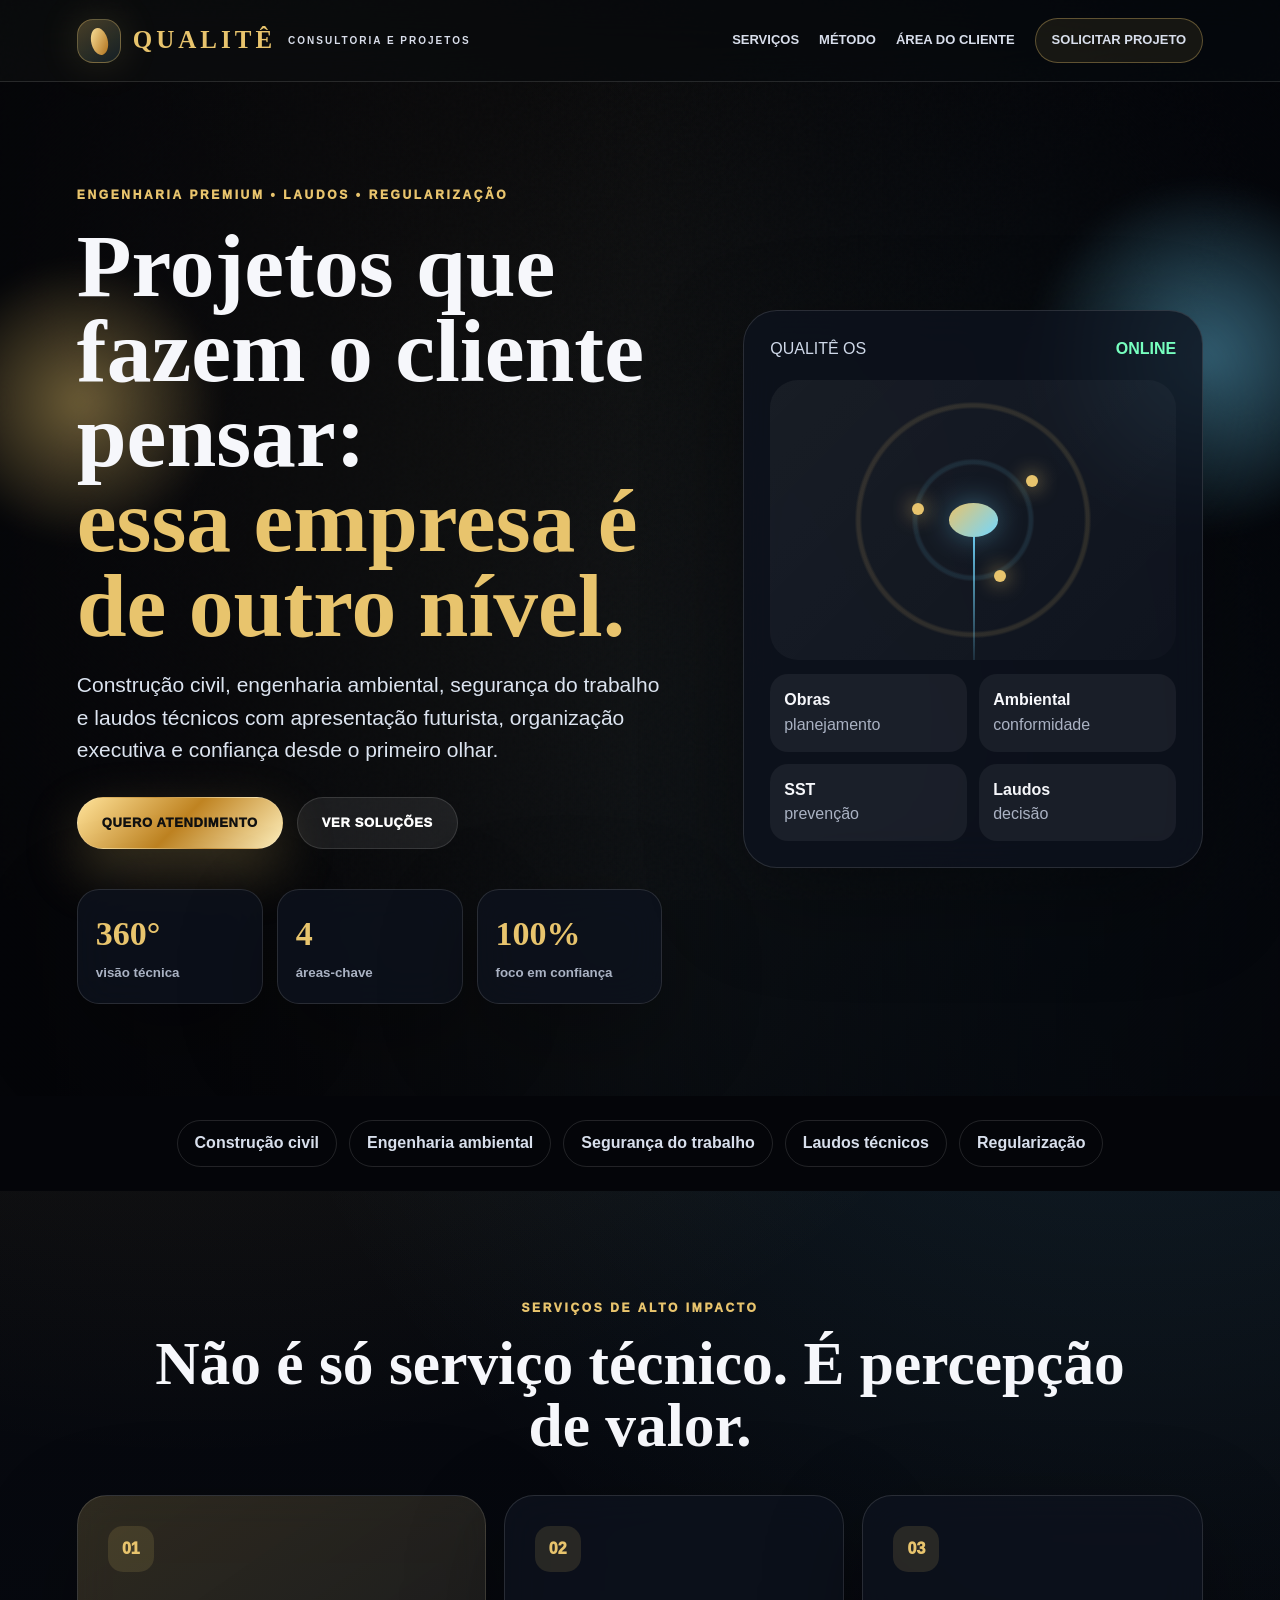
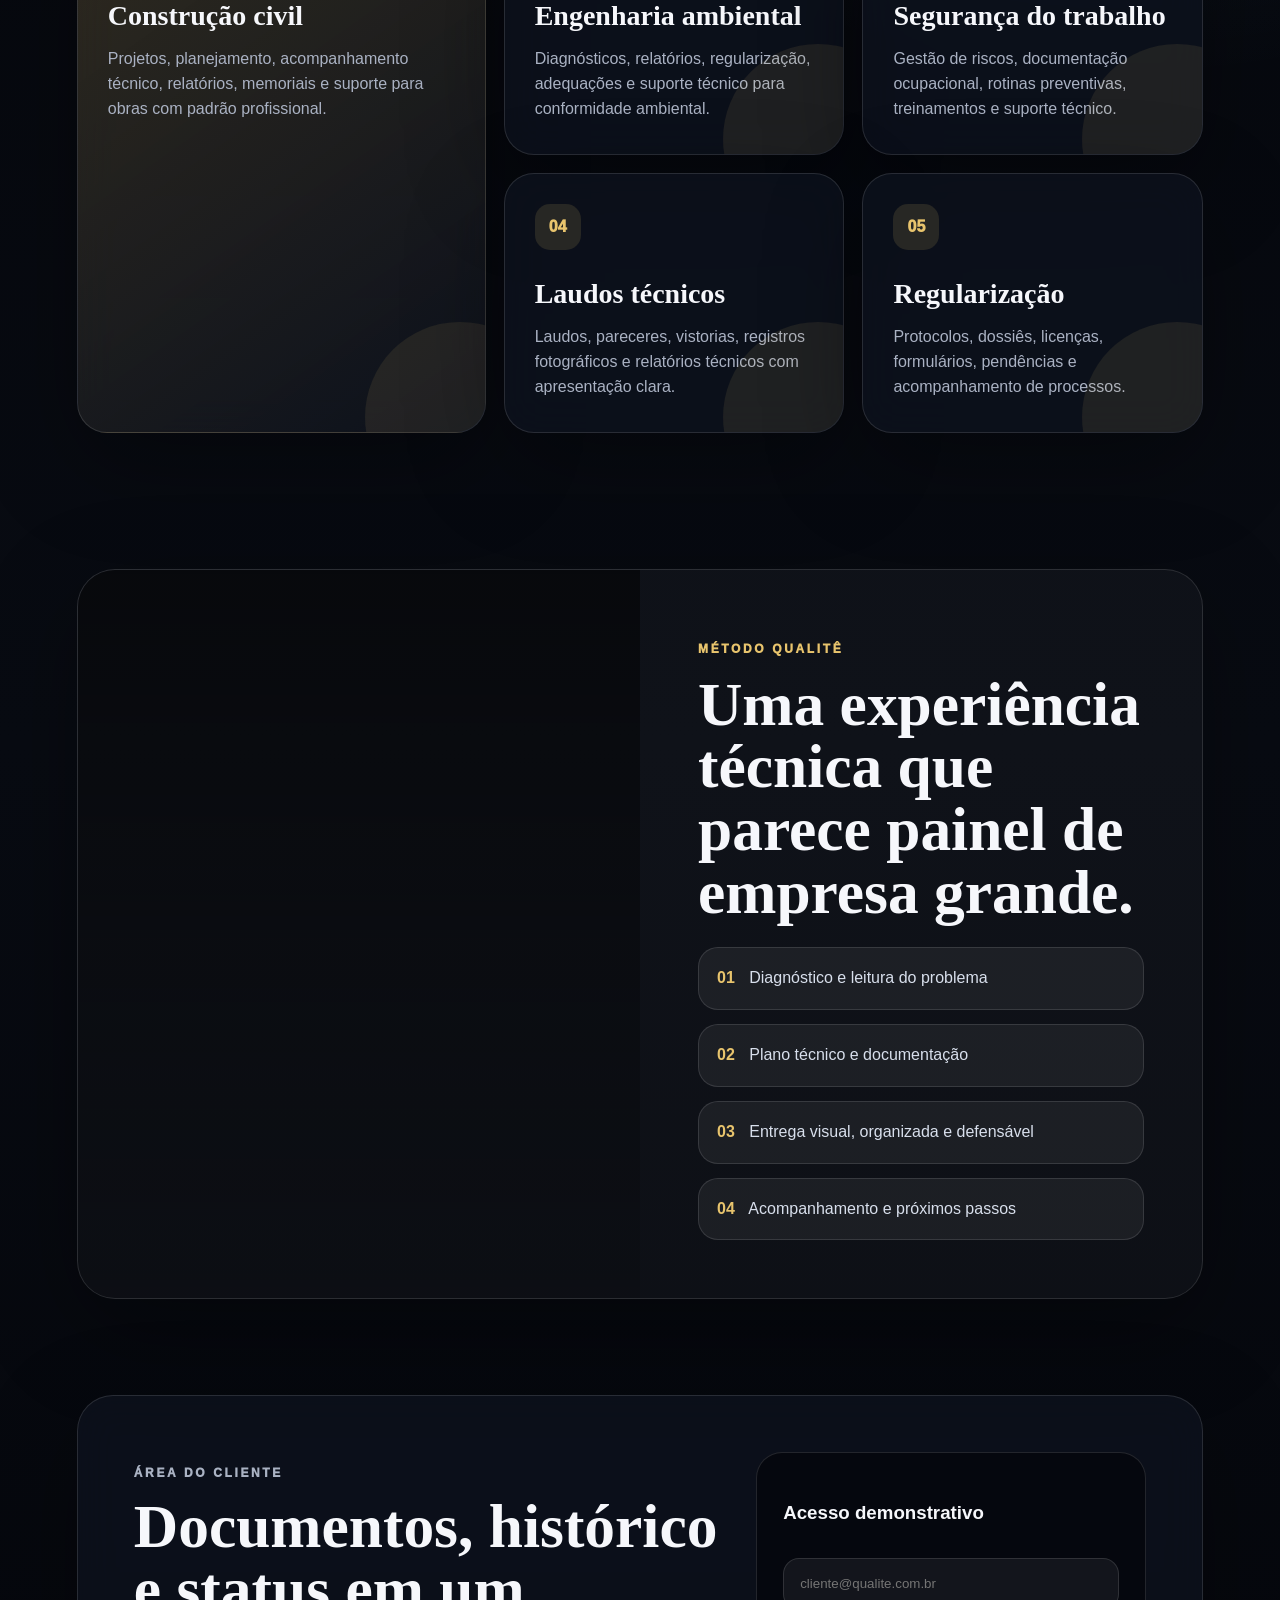
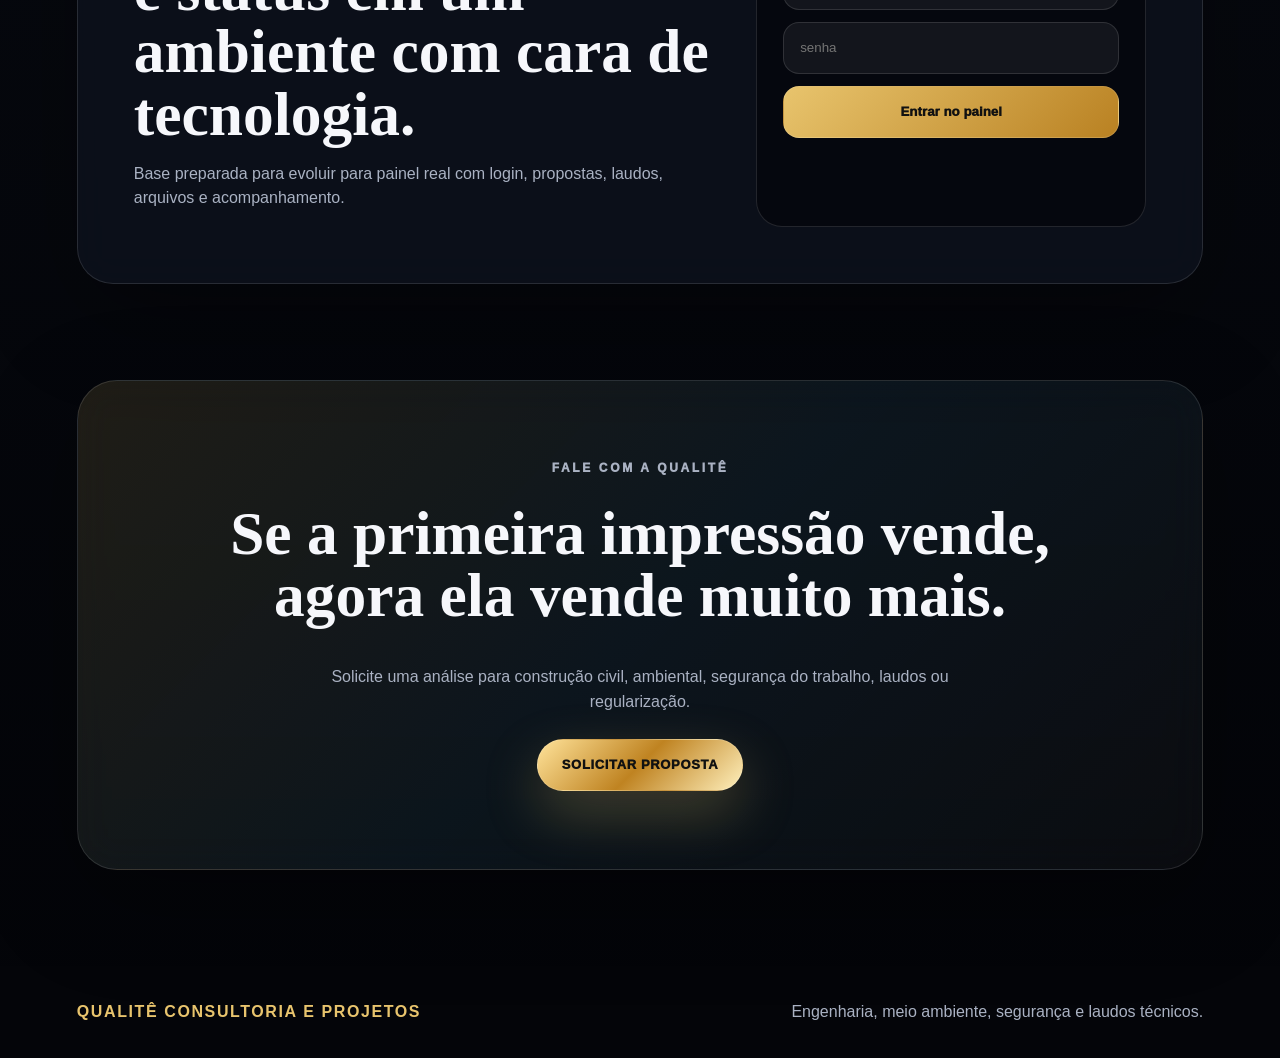
<file: public/index.html>
<!doctype html>
<html lang="pt-BR">
<head>
  <meta charset="utf-8">
  <meta name="viewport" content="width=device-width,initial-scale=1">
  <meta name="description" content="Qualitê Consultoria e Projetos: construção civil, engenharia ambiental, segurança do trabalho, laudos técnicos e regularização.">
  <title>Qualitê Consultoria e Projetos</title>
  <link rel="preconnect" href="https://images.unsplash.com">
  <link rel="stylesheet" href="style.css">
</head>
<body>
  <div class="noise"></div>
  <header class="top">
    <a class="brand" href="#inicio"><span class="mark"></span><b>QUALITÊ</b><small>CONSULTORIA E PROJETOS</small></a>
    <nav>
      <a href="#servicos">Serviços</a>
      <a href="#metodo">Método</a>
      <a href="#cliente">Área do Cliente</a>
      <a class="navbtn" href="#contato">Solicitar projeto</a>
    </nav>
  </header>

  <main id="inicio">
    <section class="hero">
      <div class="orb orb1"></div><div class="orb orb2"></div>
      <div class="heroText reveal">
        <p class="tag">ENGENHARIA PREMIUM • LAUDOS • REGULARIZAÇÃO</p>
        <h1>Projetos que fazem o cliente pensar: <span>essa empresa é de outro nível.</span></h1>
        <p class="lead">Construção civil, engenharia ambiental, segurança do trabalho e laudos técnicos com apresentação futurista, organização executiva e confiança desde o primeiro olhar.</p>
        <div class="actions"><a class="btn primary" href="#contato">Quero atendimento</a><a class="btn ghost" href="#servicos">Ver soluções</a></div>
        <div class="stats"><div><b>360°</b><small>visão técnica</small></div><div><b>4</b><small>áreas-chave</small></div><div><b>100%</b><small>foco em confiança</small></div></div>
      </div>
      <aside class="holo reveal">
        <div class="hTop"><span>QUALITÊ OS</span><strong>ONLINE</strong></div>
        <div class="radar"><i></i><i></i><i></i><em></em></div>
        <div class="hCards"><p><b>Obras</b><span>planejamento</span></p><p><b>Ambiental</b><span>conformidade</span></p><p><b>SST</b><span>prevenção</span></p><p><b>Laudos</b><span>decisão</span></p></div>
      </aside>
    </section>

    <section class="strip"><span>Construção civil</span><span>Engenharia ambiental</span><span>Segurança do trabalho</span><span>Laudos técnicos</span><span>Regularização</span></section>

    <section id="servicos" class="section">
      <p class="tag center">SERVIÇOS DE ALTO IMPACTO</p>
      <h2>Não é só serviço técnico. É percepção de valor.</h2>
      <div class="grid">
        <article class="card big"><span>01</span><h3>Construção civil</h3><p>Projetos, planejamento, acompanhamento técnico, relatórios, memoriais e suporte para obras com padrão profissional.</p></article>
        <article class="card"><span>02</span><h3>Engenharia ambiental</h3><p>Diagnósticos, relatórios, regularização, adequações e suporte técnico para conformidade ambiental.</p></article>
        <article class="card"><span>03</span><h3>Segurança do trabalho</h3><p>Gestão de riscos, documentação ocupacional, rotinas preventivas, treinamentos e suporte técnico.</p></article>
        <article class="card"><span>04</span><h3>Laudos técnicos</h3><p>Laudos, pareceres, vistorias, registros fotográficos e relatórios técnicos com apresentação clara.</p></article>
        <article class="card"><span>05</span><h3>Regularização</h3><p>Protocolos, dossiês, licenças, formulários, pendências e acompanhamento de processos.</p></article>
      </div>
    </section>

    <section id="metodo" class="method">
      <div class="photo"></div>
      <div class="methodText">
        <p class="tag">MÉTODO QUALITÊ</p><h2>Uma experiência técnica que parece painel de empresa grande.</h2>
        <div class="steps"><p><b>01</b> Diagnóstico e leitura do problema</p><p><b>02</b> Plano técnico e documentação</p><p><b>03</b> Entrega visual, organizada e defensável</p><p><b>04</b> Acompanhamento e próximos passos</p></div>
      </div>
    </section>

    <section id="cliente" class="client">
      <div><p class="tag">ÁREA DO CLIENTE</p><h2>Documentos, histórico e status em um ambiente com cara de tecnologia.</h2><p>Base preparada para evoluir para painel real com login, propostas, laudos, arquivos e acompanhamento.</p></div>
      <div class="login"><h3>Acesso demonstrativo</h3><input placeholder="cliente@qualite.com.br"><input placeholder="senha"><button>Entrar no painel</button></div>
    </section>

    <section id="contato" class="cta"><p class="tag">FALE COM A QUALITÊ</p><h2>Se a primeira impressão vende, agora ela vende muito mais.</h2><p>Solicite uma análise para construção civil, ambiental, segurança do trabalho, laudos ou regularização.</p><a class="btn primary" href="mailto:contato@qualite.com.br">Solicitar proposta</a></section>
  </main>
  <footer><b>QUALITÊ CONSULTORIA E PROJETOS</b><span>Engenharia, meio ambiente, segurança e laudos técnicos.</span></footer>
  <script src="script.js"></script>
</body>
</html>
</file>
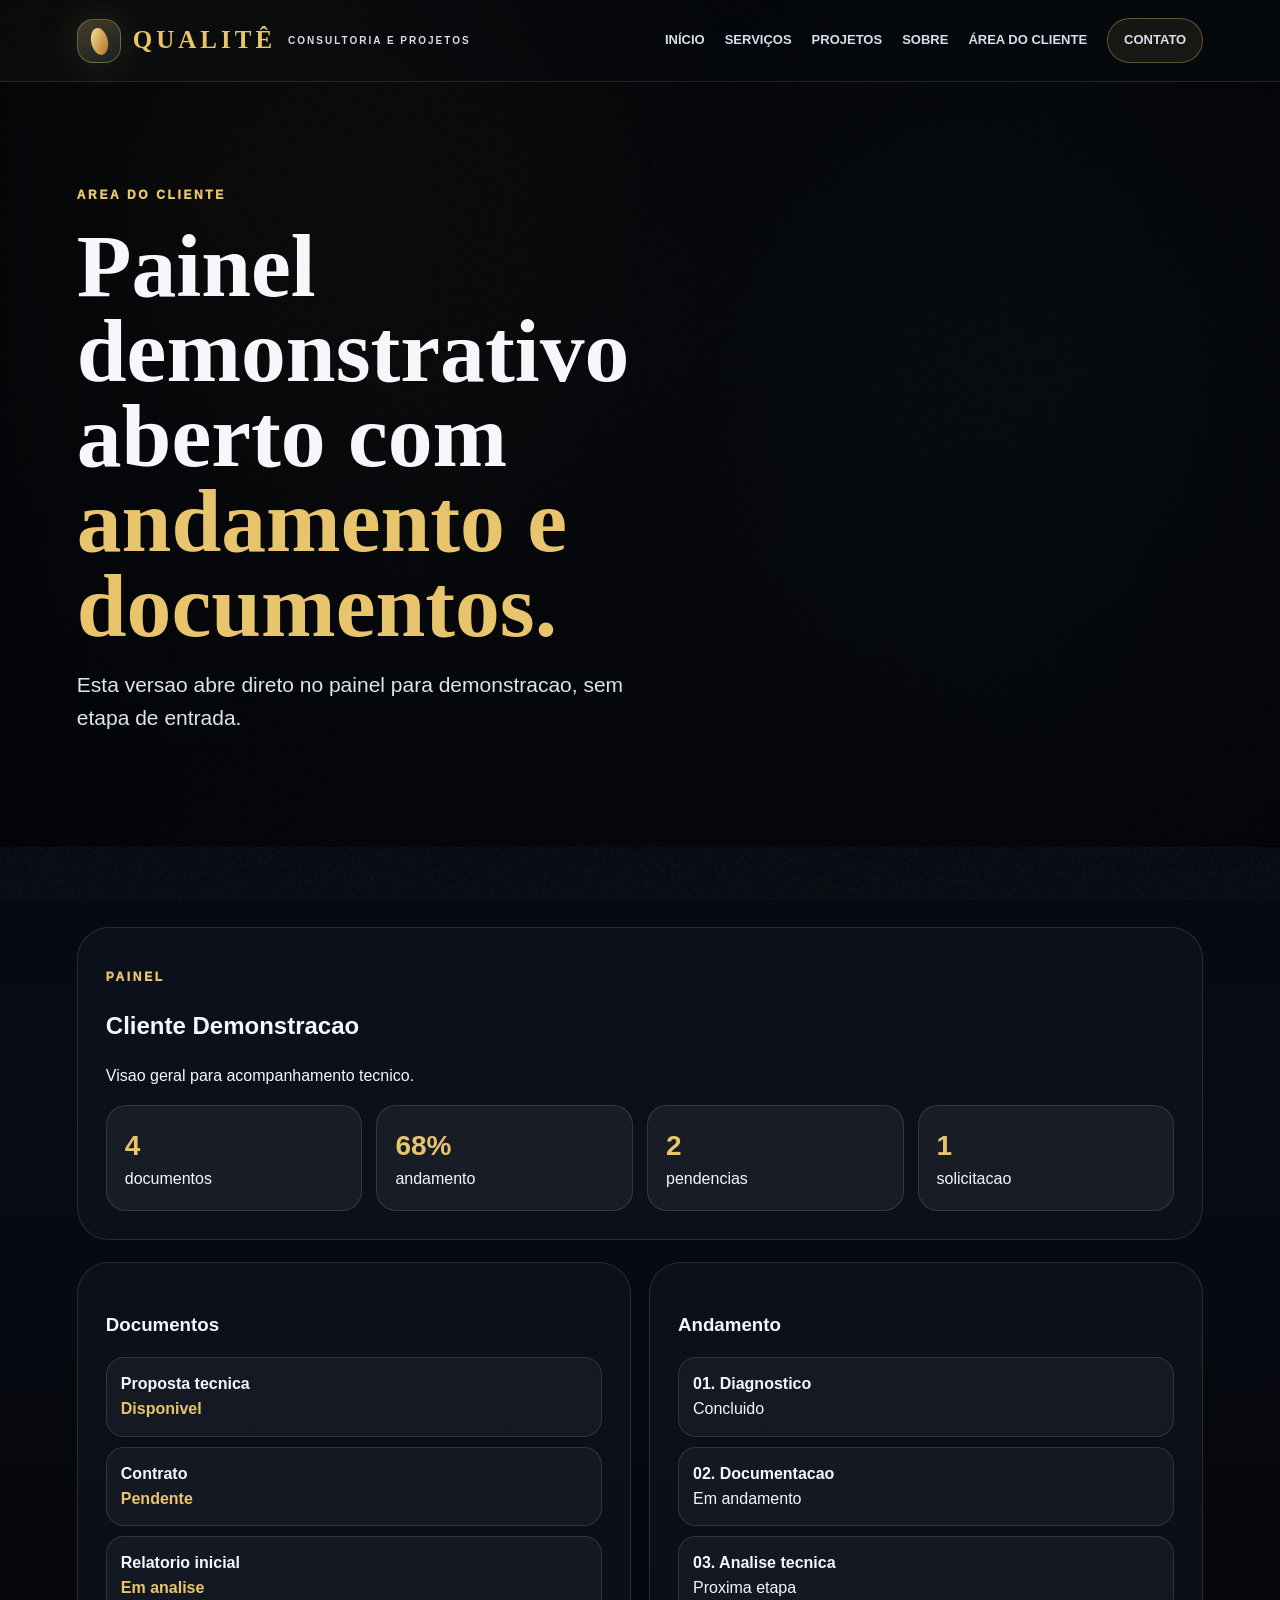
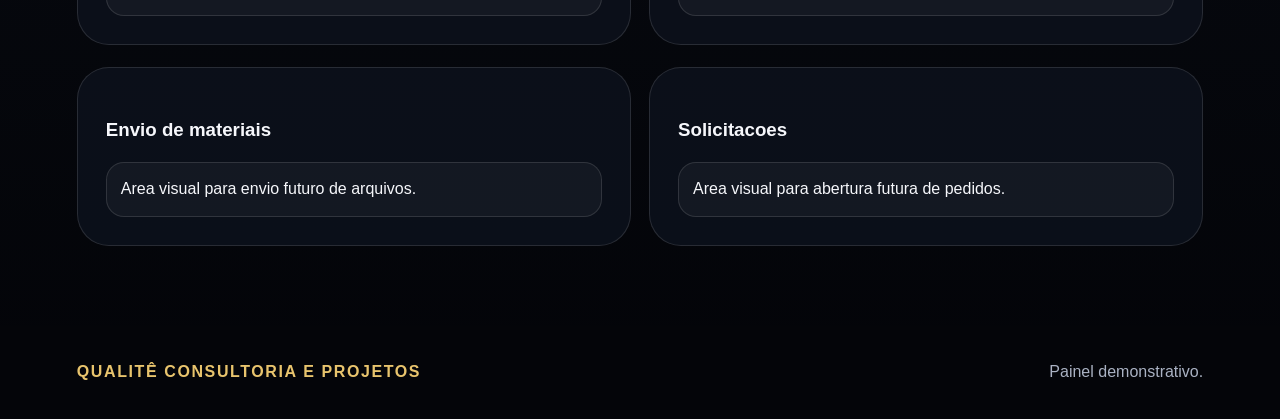
<file: public/area-cliente.html>
<!doctype html><html lang="pt-BR"><head><meta charset="utf-8"><meta name="viewport" content="width=device-width,initial-scale=1"><title>Area do Cliente | Qualite</title><link rel="stylesheet" href="style.css"><style>.portal{padding:80px 6%;display:grid;gap:22px}.box{border:1px solid var(--line);background:var(--panel);border-radius:32px;padding:28px}.dash{display:grid;grid-template-columns:repeat(4,1fr);gap:14px}.metric{border:1px solid var(--line);border-radius:20px;padding:18px;background:rgba(255,255,255,.05)}.metric b{font-size:28px;color:var(--gold);display:block}.grid2{display:grid;grid-template-columns:1fr 1fr;gap:18px}.item{padding:14px;border:1px solid var(--line);border-radius:18px;background:rgba(255,255,255,.04);margin-top:10px}.gold{color:var(--gold);font-weight:900}@media(max-width:900px){.dash,.grid2{grid-template-columns:1fr}}</style></head><body><div class="noise"></div><header class="top"><a class="brand" href="index.html"><span class="mark"></span><b>QUALITÊ</b><small>CONSULTORIA E PROJETOS</small></a><nav><a href="index.html">Início</a><a href="servicos.html">Serviços</a><a href="projetos.html">Projetos</a><a href="sobre.html">Sobre</a><a href="area-cliente.html">Área do Cliente</a><a class="navbtn" href="contato.html">Contato</a></nav></header><main><section class="hero"><div class="heroText reveal"><p class="tag">AREA DO CLIENTE</p><h1>Painel demonstrativo aberto com <span>andamento e documentos.</span></h1><p class="lead">Esta versao abre direto no painel para demonstracao, sem etapa de entrada.</p></div></section><section class="portal"><div class="box"><p class="tag">PAINEL</p><h2>Cliente Demonstracao</h2><p>Visao geral para acompanhamento tecnico.</p><div class="dash"><div class="metric"><b>4</b><span>documentos</span></div><div class="metric"><b>68%</b><span>andamento</span></div><div class="metric"><b>2</b><span>pendencias</span></div><div class="metric"><b>1</b><span>solicitacao</span></div></div></div><div class="grid2"><div class="box"><h3>Documentos</h3><div class="item"><b>Proposta tecnica</b><br><span class="gold">Disponivel</span></div><div class="item"><b>Contrato</b><br><span class="gold">Pendente</span></div><div class="item"><b>Relatorio inicial</b><br><span class="gold">Em analise</span></div></div><div class="box"><h3>Andamento</h3><div class="item"><b>01. Diagnostico</b><br>Concluido</div><div class="item"><b>02. Documentacao</b><br>Em andamento</div><div class="item"><b>03. Analise tecnica</b><br>Proxima etapa</div></div></div><div class="grid2"><div class="box"><h3>Envio de materiais</h3><div class="item">Area visual para envio futuro de arquivos.</div></div><div class="box"><h3>Solicitacoes</h3><div class="item">Area visual para abertura futura de pedidos.</div></div></div></section></main><footer><b>QUALITÊ CONSULTORIA E PROJETOS</b><span>Painel demonstrativo.</span></footer><script src="script.js"></script></body></html>
</file>
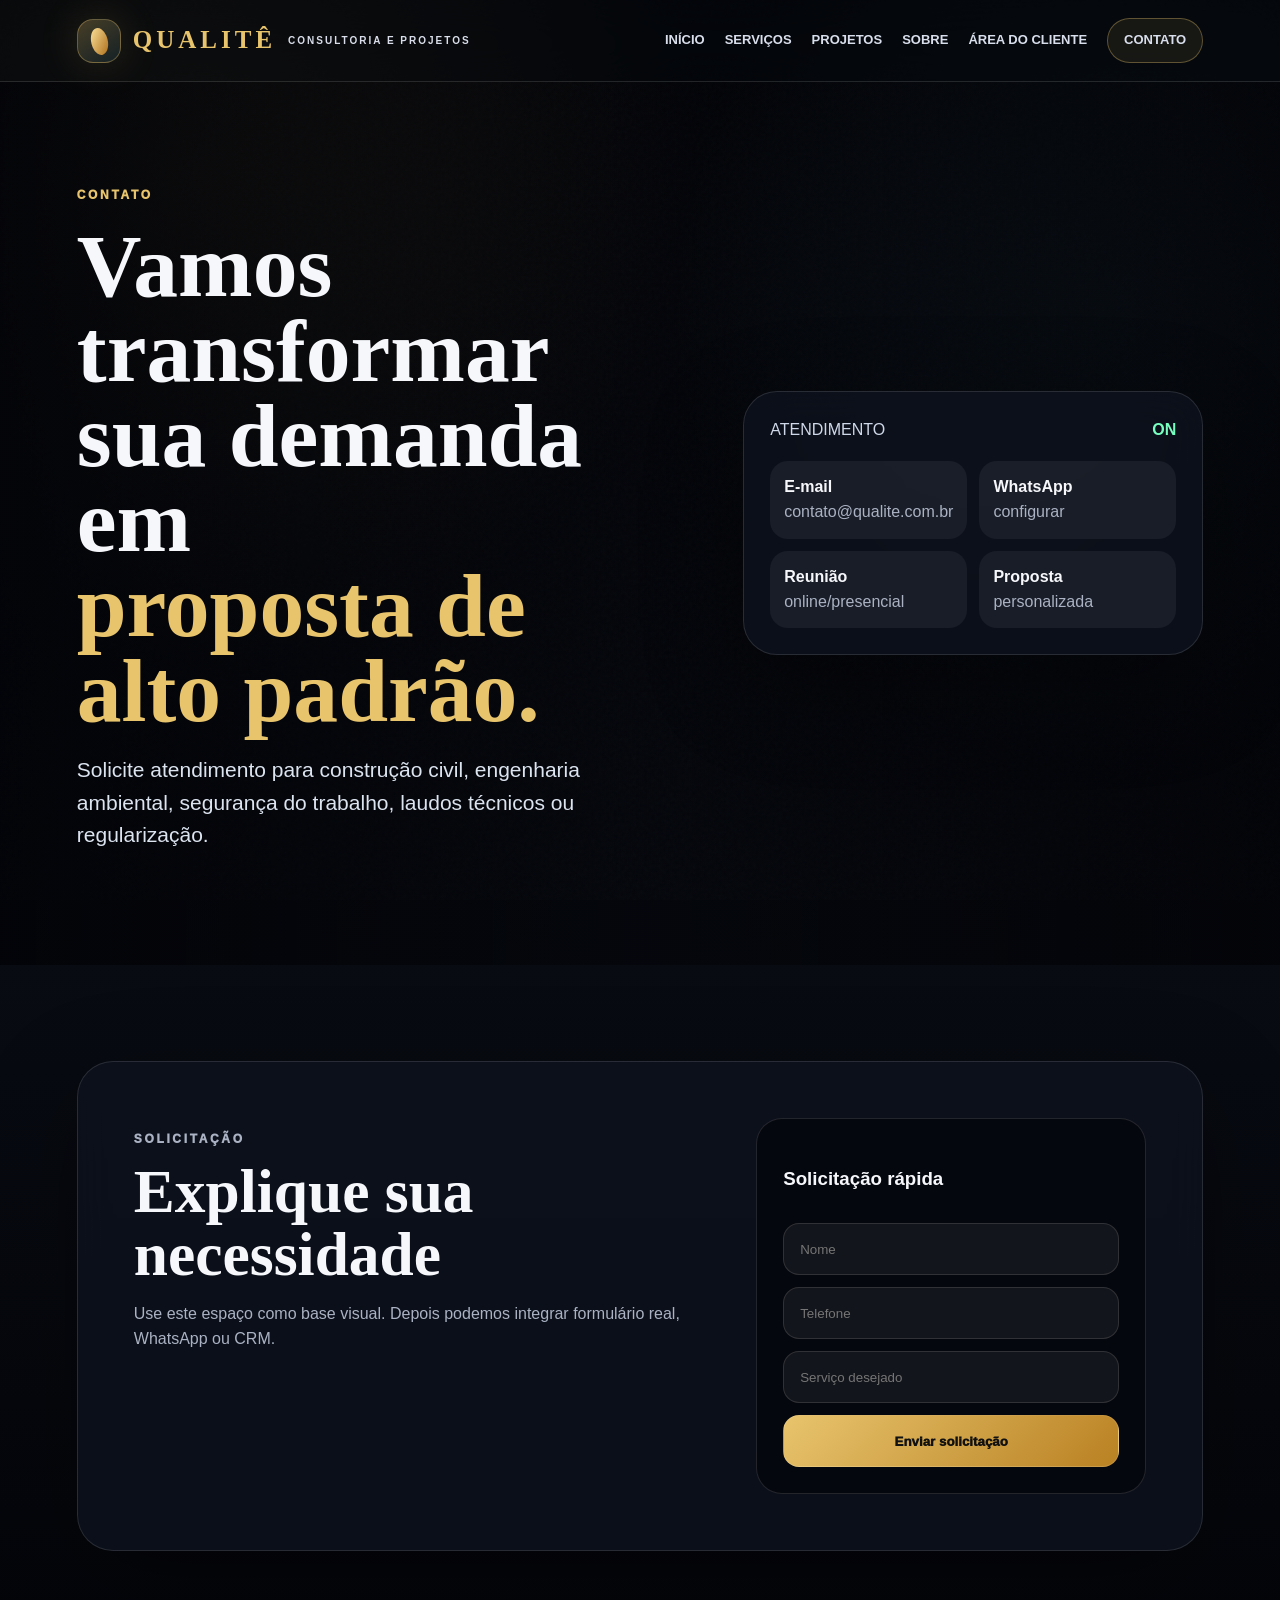
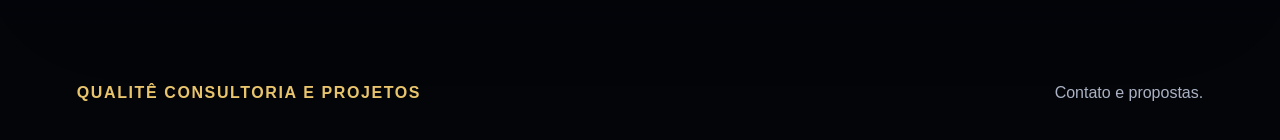
<file: public/contato.html>
<!doctype html><html lang="pt-BR"><head><meta charset="utf-8"><meta name="viewport" content="width=device-width,initial-scale=1"><title>Contato | Qualitê</title><link rel="stylesheet" href="style.css"></head><body><div class="noise"></div><header class="top"><a class="brand" href="index.html"><span class="mark"></span><b>QUALITÊ</b><small>CONSULTORIA E PROJETOS</small></a><nav><a href="index.html">Início</a><a href="servicos.html">Serviços</a><a href="projetos.html">Projetos</a><a href="sobre.html">Sobre</a><a href="area-cliente.html">Área do Cliente</a><a class="navbtn" href="contato.html">Contato</a></nav></header><main><section class="hero"><div class="heroText reveal"><p class="tag">CONTATO</p><h1>Vamos transformar sua demanda em <span>proposta de alto padrão.</span></h1><p class="lead">Solicite atendimento para construção civil, engenharia ambiental, segurança do trabalho, laudos técnicos ou regularização.</p></div><aside class="holo reveal"><div class="hTop"><span>ATENDIMENTO</span><strong>ON</strong></div><div class="hCards"><p><b>E-mail</b><span>contato@qualite.com.br</span></p><p><b>WhatsApp</b><span>configurar</span></p><p><b>Reunião</b><span>online/presencial</span></p><p><b>Proposta</b><span>personalizada</span></p></div></aside></section><section class="client"><div><p class="tag">SOLICITAÇÃO</p><h2>Explique sua necessidade</h2><p>Use este espaço como base visual. Depois podemos integrar formulário real, WhatsApp ou CRM.</p></div><div class="login"><h3>Solicitação rápida</h3><input placeholder="Nome"><input placeholder="Telefone"><input placeholder="Serviço desejado"><button>Enviar solicitação</button></div></section></main><footer><b>QUALITÊ CONSULTORIA E PROJETOS</b><span>Contato e propostas.</span></footer><script src="script.js"></script></body></html>
</file>
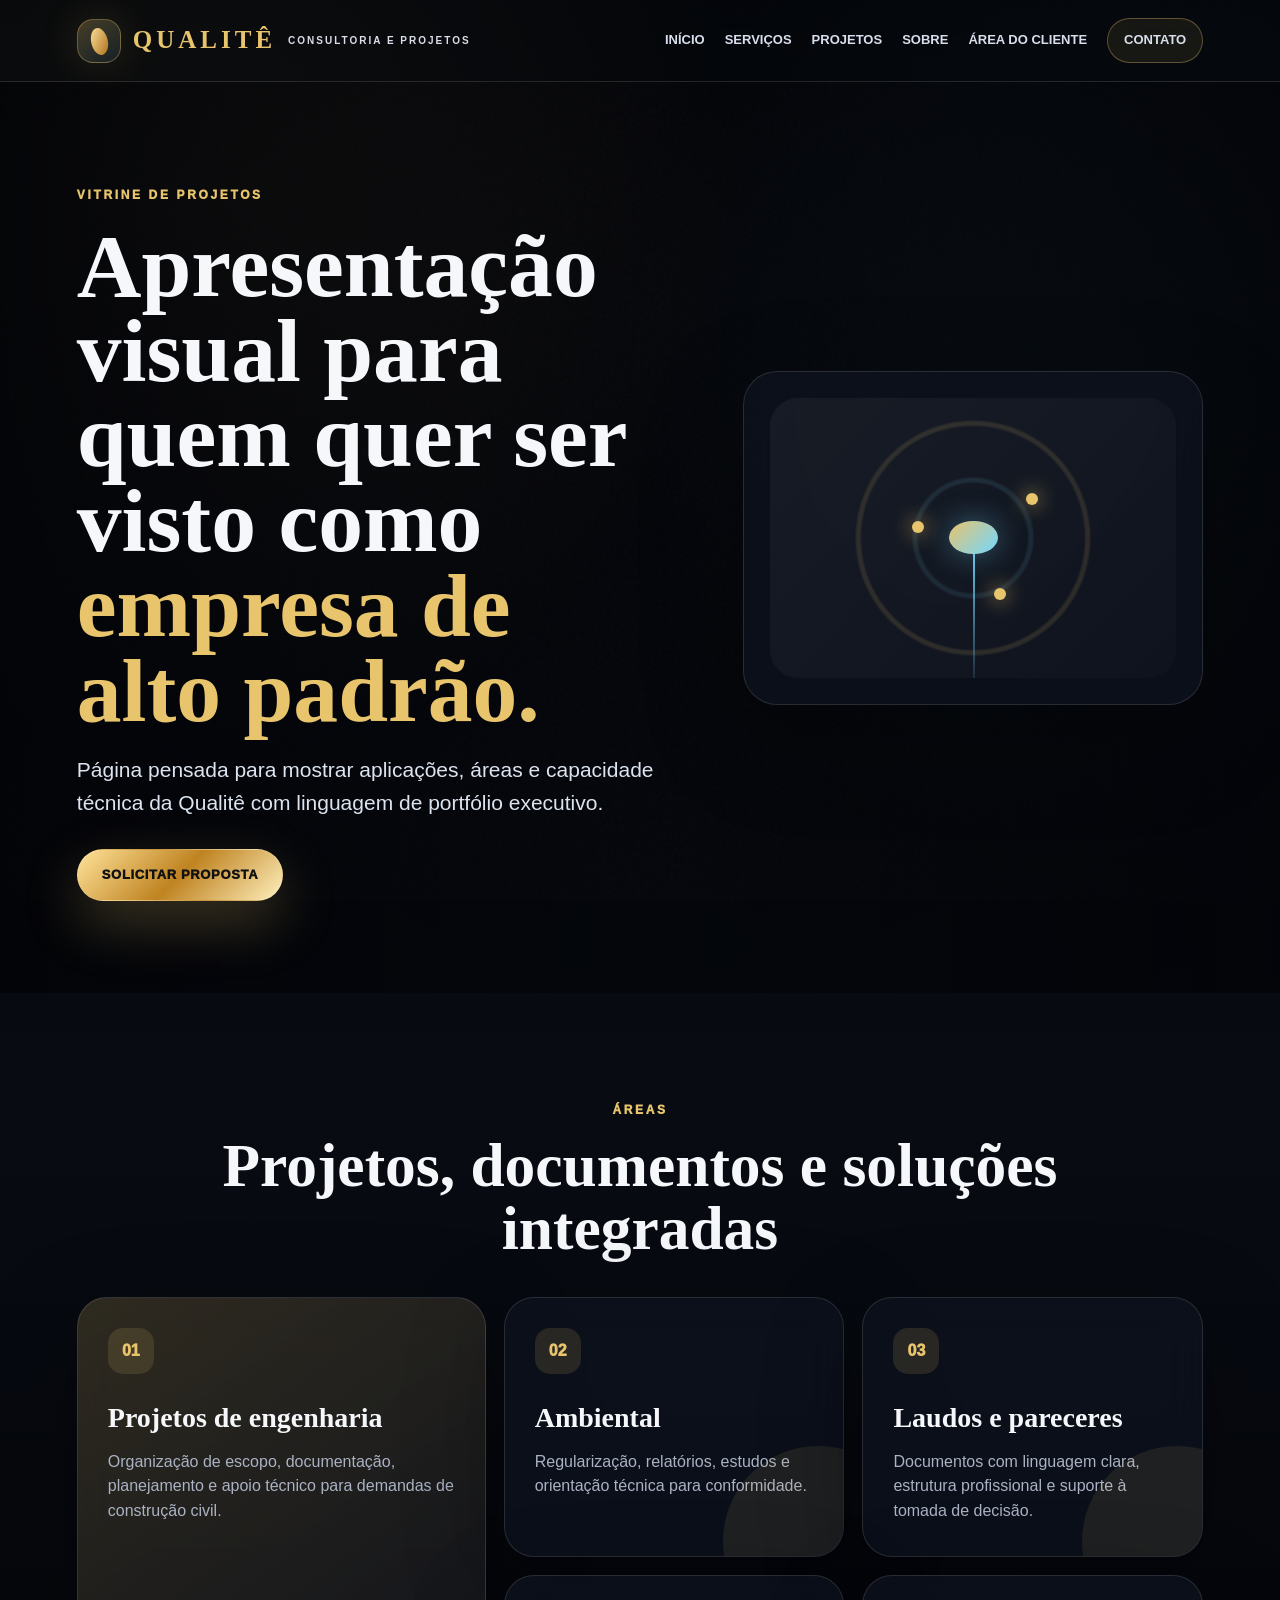
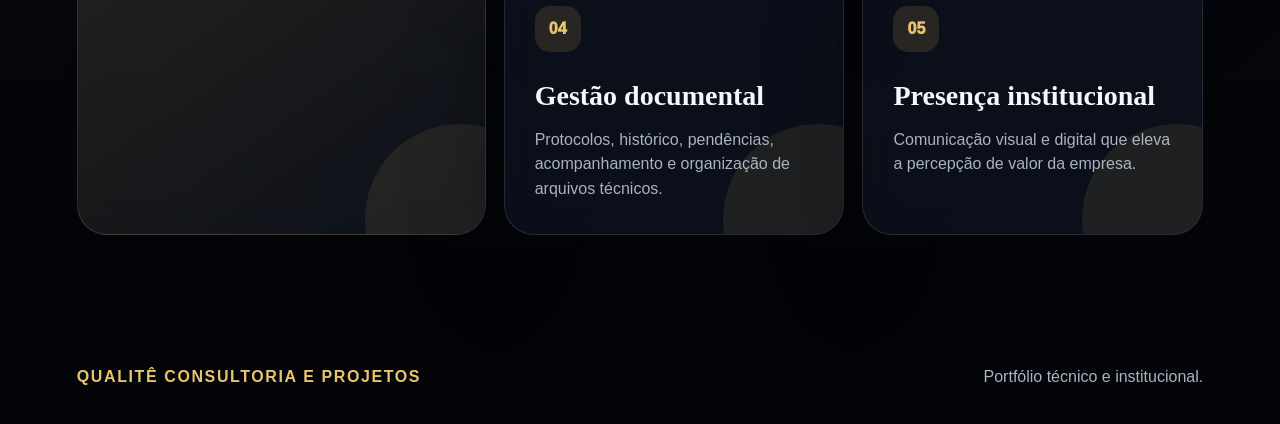
<file: public/projetos.html>
<!doctype html><html lang="pt-BR"><head><meta charset="utf-8"><meta name="viewport" content="width=device-width,initial-scale=1"><title>Projetos | Qualitê</title><link rel="stylesheet" href="style.css"></head><body><div class="noise"></div><header class="top"><a class="brand" href="index.html"><span class="mark"></span><b>QUALITÊ</b><small>CONSULTORIA E PROJETOS</small></a><nav><a href="index.html">Início</a><a href="servicos.html">Serviços</a><a href="projetos.html">Projetos</a><a href="sobre.html">Sobre</a><a href="area-cliente.html">Área do Cliente</a><a class="navbtn" href="contato.html">Contato</a></nav></header><main><section class="hero"><div class="heroText reveal"><p class="tag">VITRINE DE PROJETOS</p><h1>Apresentação visual para quem quer ser visto como <span>empresa de alto padrão.</span></h1><p class="lead">Página pensada para mostrar aplicações, áreas e capacidade técnica da Qualitê com linguagem de portfólio executivo.</p><div class="actions"><a class="btn primary" href="contato.html">Solicitar proposta</a></div></div><aside class="holo reveal"><div class="radar"><i></i><i></i><i></i><em></em></div></aside></section><section class="section"><p class="tag center">ÁREAS</p><h2>Projetos, documentos e soluções integradas</h2><div class="grid"><article class="card big"><span>01</span><h3>Projetos de engenharia</h3><p>Organização de escopo, documentação, planejamento e apoio técnico para demandas de construção civil.</p></article><article class="card"><span>02</span><h3>Ambiental</h3><p>Regularização, relatórios, estudos e orientação técnica para conformidade.</p></article><article class="card"><span>03</span><h3>Laudos e pareceres</h3><p>Documentos com linguagem clara, estrutura profissional e suporte à tomada de decisão.</p></article><article class="card"><span>04</span><h3>Gestão documental</h3><p>Protocolos, histórico, pendências, acompanhamento e organização de arquivos técnicos.</p></article><article class="card"><span>05</span><h3>Presença institucional</h3><p>Comunicação visual e digital que eleva a percepção de valor da empresa.</p></article></div></section></main><footer><b>QUALITÊ CONSULTORIA E PROJETOS</b><span>Portfólio técnico e institucional.</span></footer><script src="script.js"></script></body></html>
</file>
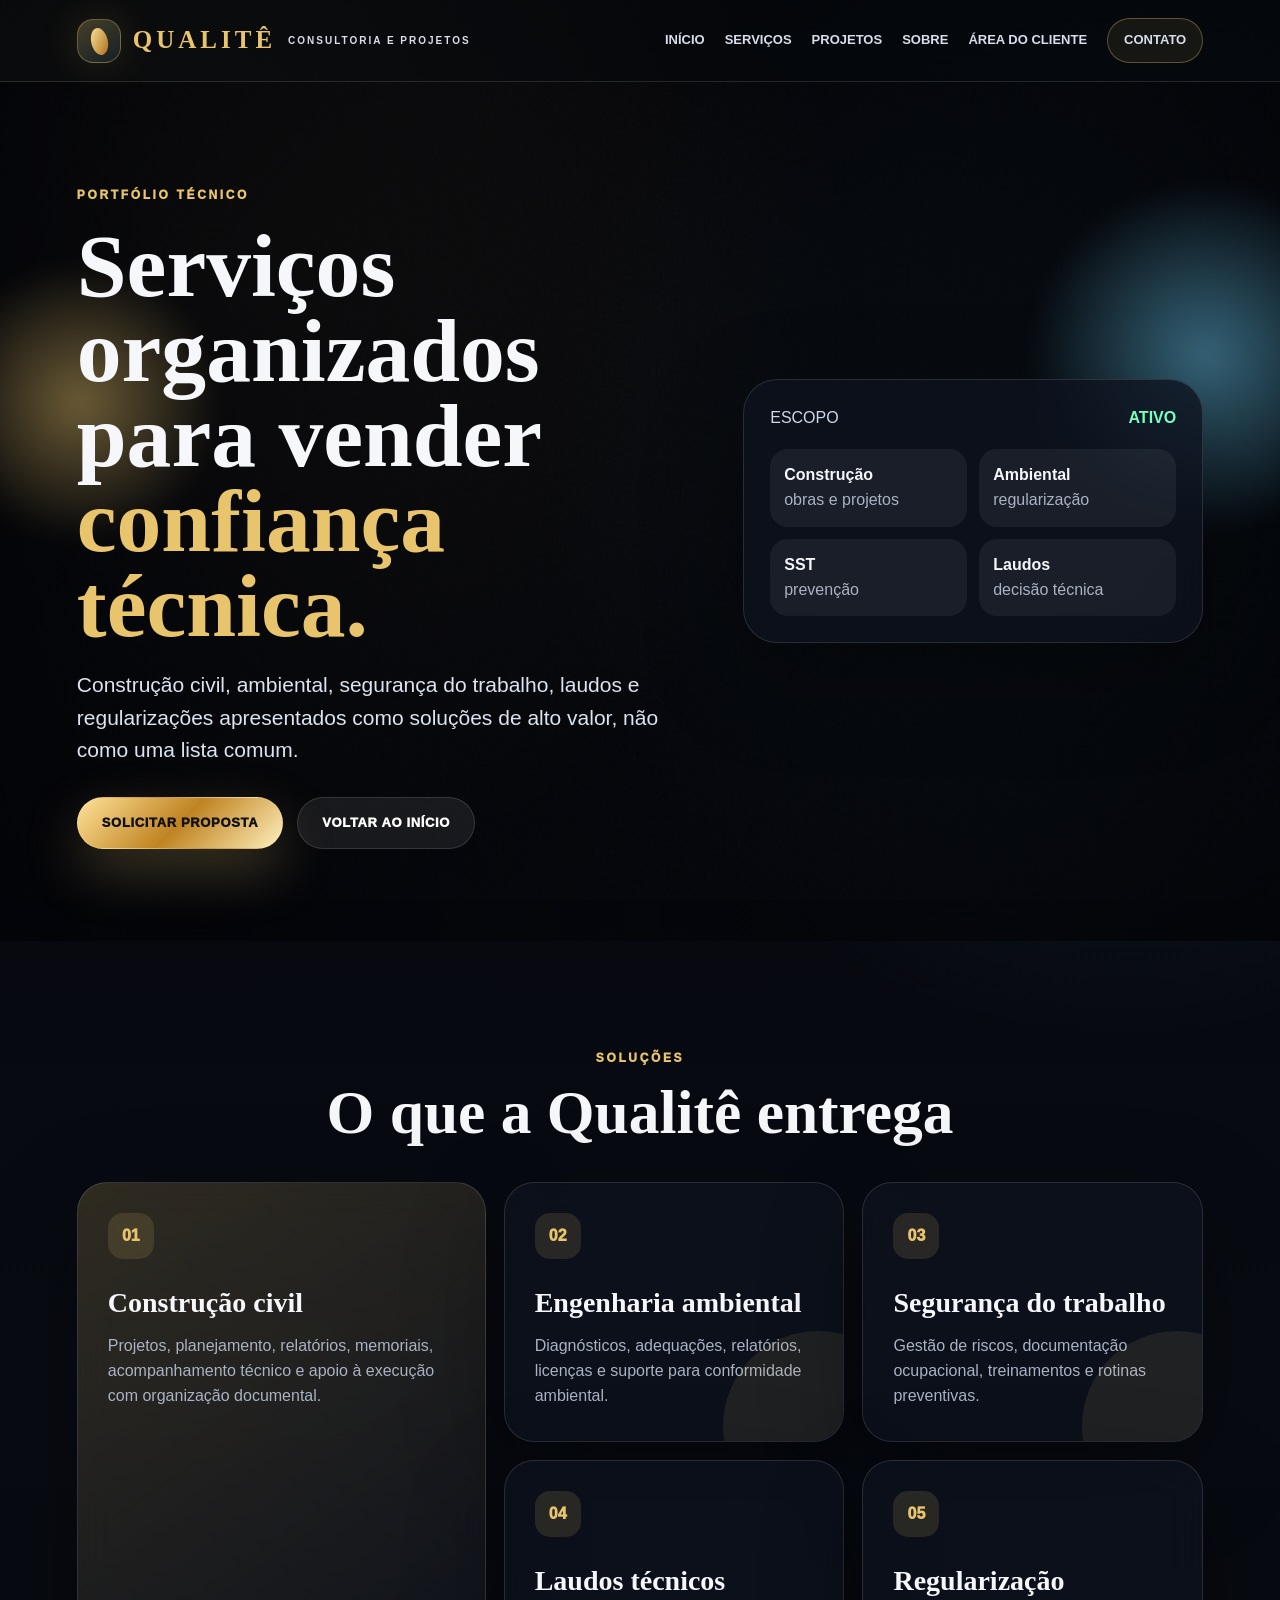
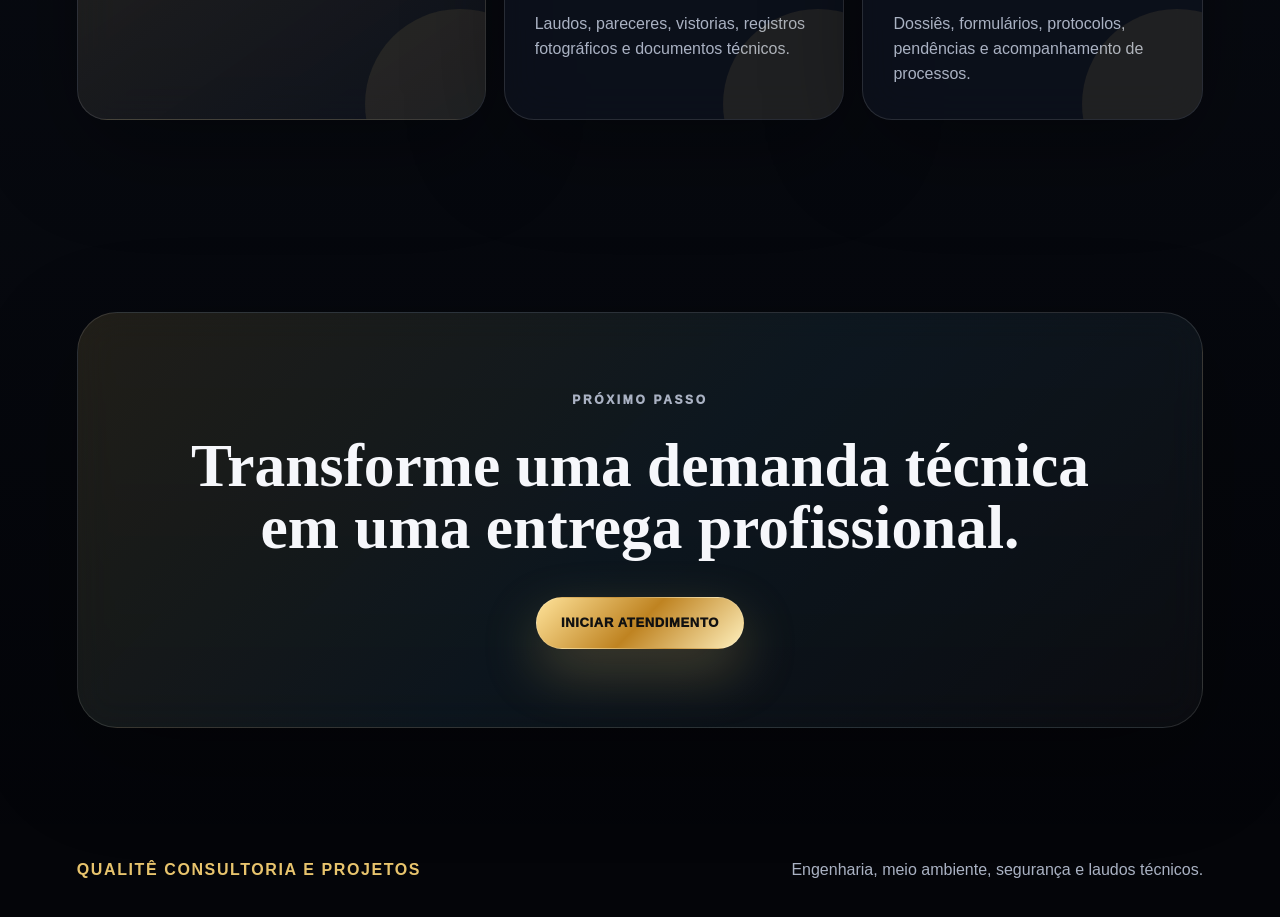
<file: public/servicos.html>
<!doctype html><html lang="pt-BR"><head><meta charset="utf-8"><meta name="viewport" content="width=device-width,initial-scale=1"><title>Serviços | Qualitê</title><link rel="stylesheet" href="style.css"></head><body><div class="noise"></div><header class="top"><a class="brand" href="index.html"><span class="mark"></span><b>QUALITÊ</b><small>CONSULTORIA E PROJETOS</small></a><nav><a href="index.html">Início</a><a href="servicos.html">Serviços</a><a href="projetos.html">Projetos</a><a href="sobre.html">Sobre</a><a href="area-cliente.html">Área do Cliente</a><a class="navbtn" href="contato.html">Contato</a></nav></header><main><section class="hero"><div class="orb orb1"></div><div class="orb orb2"></div><div class="heroText reveal"><p class="tag">PORTFÓLIO TÉCNICO</p><h1>Serviços organizados para vender <span>confiança técnica.</span></h1><p class="lead">Construção civil, ambiental, segurança do trabalho, laudos e regularizações apresentados como soluções de alto valor, não como uma lista comum.</p><div class="actions"><a class="btn primary" href="contato.html">Solicitar proposta</a><a class="btn ghost" href="index.html">Voltar ao início</a></div></div><aside class="holo reveal"><div class="hTop"><span>ESCOPO</span><strong>ATIVO</strong></div><div class="hCards"><p><b>Construção</b><span>obras e projetos</span></p><p><b>Ambiental</b><span>regularização</span></p><p><b>SST</b><span>prevenção</span></p><p><b>Laudos</b><span>decisão técnica</span></p></div></aside></section><section class="section"><p class="tag center">SOLUÇÕES</p><h2>O que a Qualitê entrega</h2><div class="grid"><article class="card big"><span>01</span><h3>Construção civil</h3><p>Projetos, planejamento, relatórios, memoriais, acompanhamento técnico e apoio à execução com organização documental.</p></article><article class="card"><span>02</span><h3>Engenharia ambiental</h3><p>Diagnósticos, adequações, relatórios, licenças e suporte para conformidade ambiental.</p></article><article class="card"><span>03</span><h3>Segurança do trabalho</h3><p>Gestão de riscos, documentação ocupacional, treinamentos e rotinas preventivas.</p></article><article class="card"><span>04</span><h3>Laudos técnicos</h3><p>Laudos, pareceres, vistorias, registros fotográficos e documentos técnicos.</p></article><article class="card"><span>05</span><h3>Regularização</h3><p>Dossiês, formulários, protocolos, pendências e acompanhamento de processos.</p></article></div></section><section class="cta"><p class="tag">PRÓXIMO PASSO</p><h2>Transforme uma demanda técnica em uma entrega profissional.</h2><a class="btn primary" href="contato.html">Iniciar atendimento</a></section></main><footer><b>QUALITÊ CONSULTORIA E PROJETOS</b><span>Engenharia, meio ambiente, segurança e laudos técnicos.</span></footer><script src="script.js"></script></body></html>
</file>
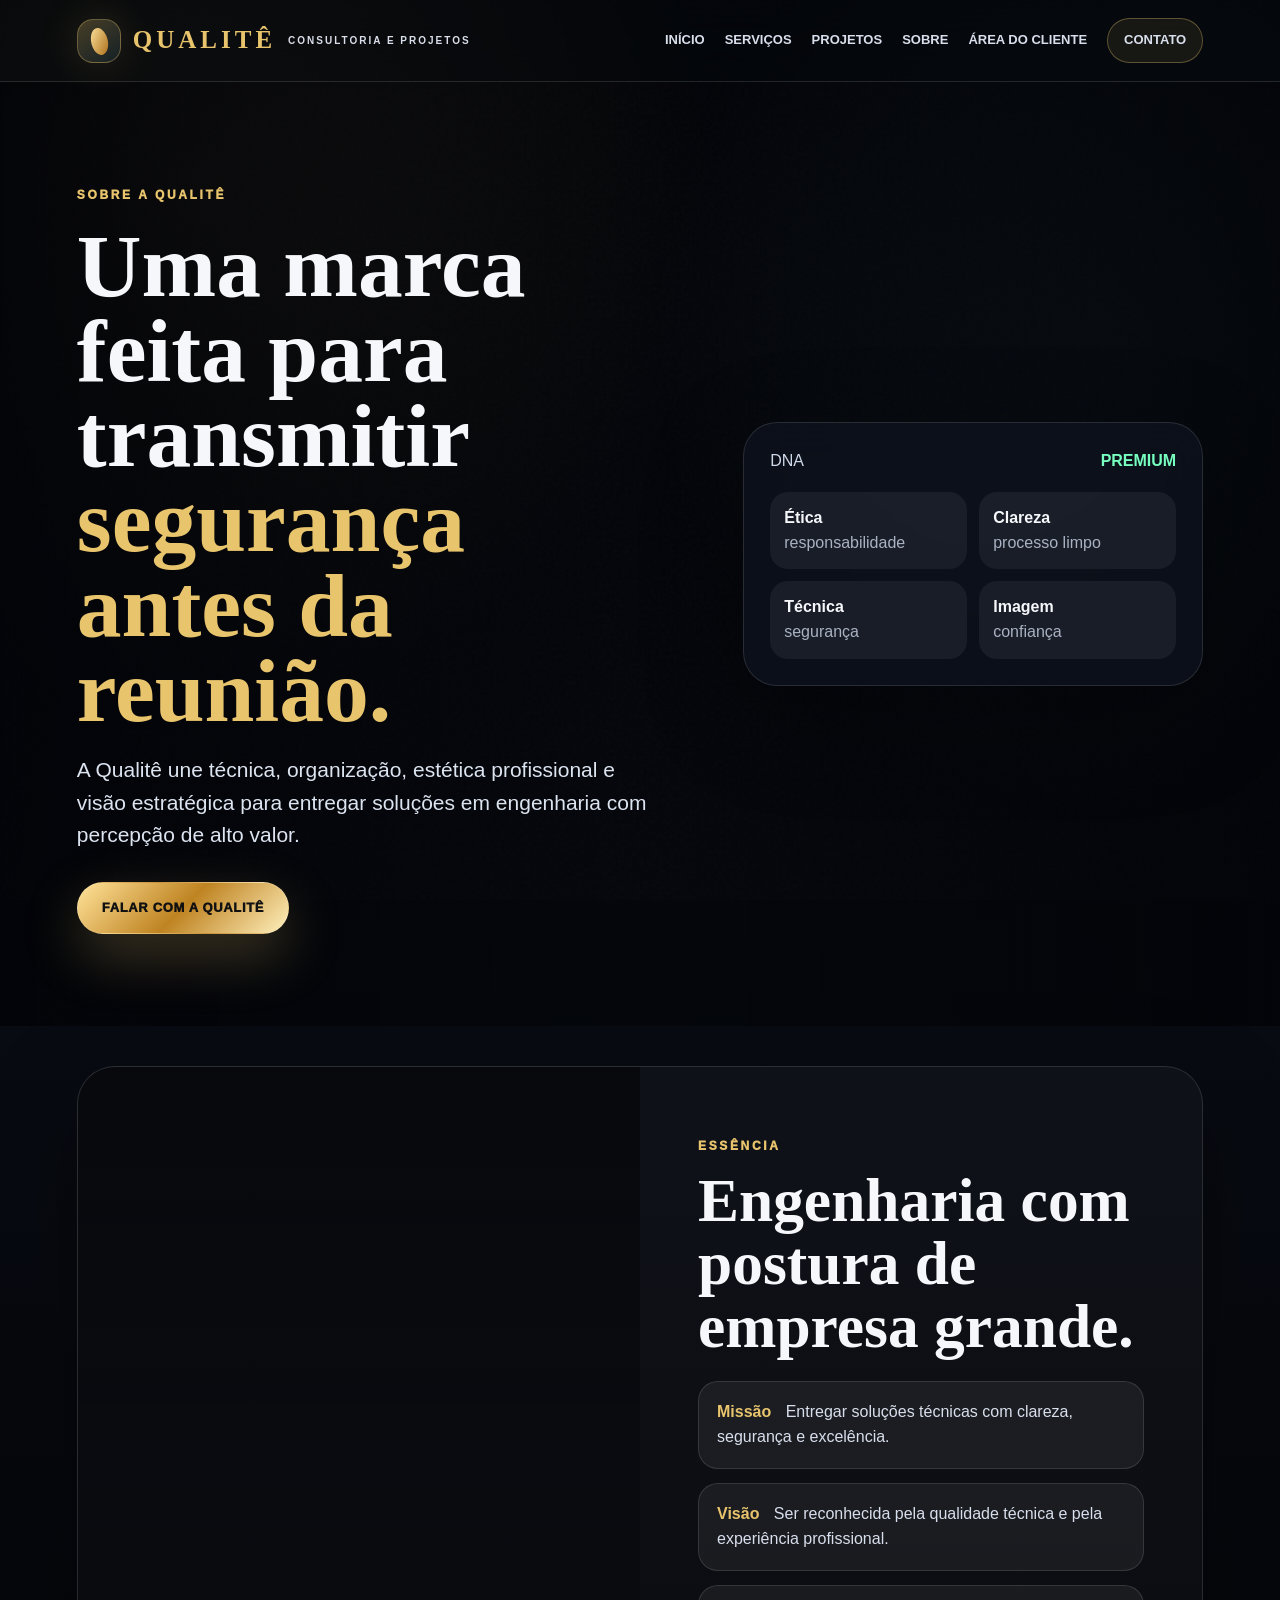
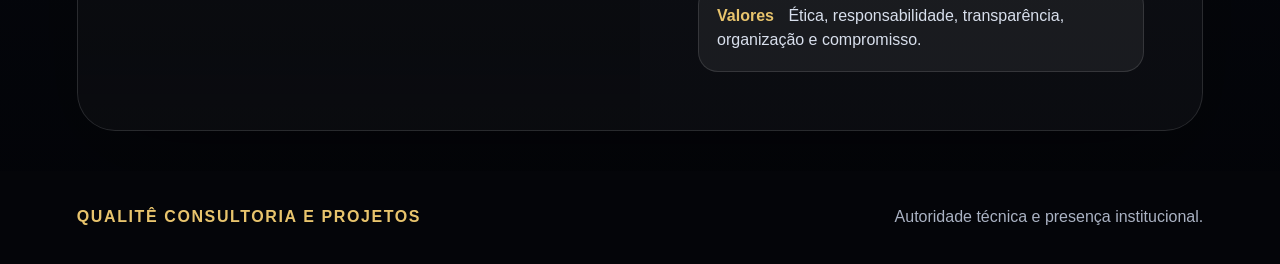
<file: public/sobre.html>
<!doctype html><html lang="pt-BR"><head><meta charset="utf-8"><meta name="viewport" content="width=device-width,initial-scale=1"><title>Sobre | Qualitê</title><link rel="stylesheet" href="style.css"></head><body><div class="noise"></div><header class="top"><a class="brand" href="index.html"><span class="mark"></span><b>QUALITÊ</b><small>CONSULTORIA E PROJETOS</small></a><nav><a href="index.html">Início</a><a href="servicos.html">Serviços</a><a href="projetos.html">Projetos</a><a href="sobre.html">Sobre</a><a href="area-cliente.html">Área do Cliente</a><a class="navbtn" href="contato.html">Contato</a></nav></header><main><section class="hero"><div class="heroText reveal"><p class="tag">SOBRE A QUALITÊ</p><h1>Uma marca feita para transmitir <span>segurança antes da reunião.</span></h1><p class="lead">A Qualitê une técnica, organização, estética profissional e visão estratégica para entregar soluções em engenharia com percepção de alto valor.</p><div class="actions"><a class="btn primary" href="contato.html">Falar com a Qualitê</a></div></div><aside class="holo reveal"><div class="hTop"><span>DNA</span><strong>PREMIUM</strong></div><div class="hCards"><p><b>Ética</b><span>responsabilidade</span></p><p><b>Clareza</b><span>processo limpo</span></p><p><b>Técnica</b><span>segurança</span></p><p><b>Imagem</b><span>confiança</span></p></div></aside></section><section class="method"><div class="photo"></div><div class="methodText"><p class="tag">ESSÊNCIA</p><h2>Engenharia com postura de empresa grande.</h2><div class="steps"><p><b>Missão</b> Entregar soluções técnicas com clareza, segurança e excelência.</p><p><b>Visão</b> Ser reconhecida pela qualidade técnica e pela experiência profissional.</p><p><b>Valores</b> Ética, responsabilidade, transparência, organização e compromisso.</p></div></div></section></main><footer><b>QUALITÊ CONSULTORIA E PROJETOS</b><span>Autoridade técnica e presença institucional.</span></footer><script src="script.js"></script></body></html>
</file>
<file: public/style.css>
:root{--bg:#05070b;--panel:rgba(13,18,30,.78);--line:rgba(255,255,255,.12);--text:#f6f7fb;--muted:#aab2c3;--gold:#e8c46d;--gold2:#b98122;--cyan:#72d7ff;--blue:#4b78ff}*{box-sizing:border-box}html{scroll-behavior:smooth}body{margin:0;background:radial-gradient(circle at 15% 10%,rgba(232,196,109,.16),transparent 26%),radial-gradient(circle at 88% 18%,rgba(114,215,255,.14),transparent 25%),linear-gradient(180deg,#030408,#080b12 55%,#030408);color:var(--text);font-family:Inter,Arial,sans-serif;line-height:1.55;overflow-x:hidden}a{text-decoration:none;color:inherit}.noise{position:fixed;inset:0;pointer-events:none;opacity:.05;background-image:url('data:image/svg+xml,%3Csvg viewBox="0 0 300 300" xmlns="http://www.w3.org/2000/svg"%3E%3Cfilter id="n"%3E%3CfeTurbulence type="fractalNoise" baseFrequency=".8" numOctaves="3" stitchTiles="stitch"/%3E%3C/filter%3E%3Crect width="100%25" height="100%25" filter="url(%23n)"/%3E%3C/svg%3E')} .top{position:sticky;top:0;z-index:50;min-height:82px;display:flex;align-items:center;justify-content:space-between;gap:22px;padding:16px 6%;background:rgba(4,6,10,.72);backdrop-filter:blur(20px);border-bottom:1px solid var(--line)}.brand{display:flex;align-items:center;gap:12px}.mark{width:44px;height:44px;border-radius:16px;background:linear-gradient(145deg,rgba(232,196,109,.28),rgba(114,215,255,.1));border:1px solid rgba(232,196,109,.35);position:relative;box-shadow:0 0 40px rgba(232,196,109,.16)}.mark:before{content:"";position:absolute;width:17px;height:27px;left:13px;top:8px;border-radius:60% 40% 60% 40%;background:linear-gradient(135deg,#ffe7a0,#a96914);transform:rotate(-22deg)}.brand b{display:block;font-family:Georgia,serif;font-size:25px;letter-spacing:.16em;color:var(--gold)}.brand small{display:block;font-size:10px;letter-spacing:.2em;color:#d9deea;font-weight:900}.top nav{display:flex;align-items:center;gap:20px;flex-wrap:wrap;font-weight:800;font-size:13px;text-transform:uppercase;color:#d8deeb}.navbtn{padding:11px 16px;border:1px solid rgba(232,196,109,.35);border-radius:999px;background:rgba(232,196,109,.08)}.hero{position:relative;min-height:760px;display:grid;grid-template-columns:1.08fr .92fr;align-items:center;gap:42px;padding:92px 6%;overflow:hidden}.hero:before{content:"";position:absolute;inset:0;background:linear-gradient(90deg,rgba(3,4,8,.95),rgba(3,4,8,.55),rgba(3,4,8,.88)),url('https://images.unsplash.com/photo-1504307651254-35680f356dfd?auto=format&fit=crop&w=1900&q=85') center/cover;transform:scale(1.04)}.orb{position:absolute;border-radius:50%;filter:blur(10px);opacity:.45}.orb1{width:320px;height:320px;left:-80px;top:160px;background:radial-gradient(circle,var(--gold),transparent 62%)}.orb2{width:390px;height:390px;right:-120px;top:80px;background:radial-gradient(circle,var(--cyan),transparent 64%)}.heroText,.holo{position:relative;z-index:2}.tag{color:var(--gold);font-size:12px;font-weight:1000;letter-spacing:.22em;text-transform:uppercase}.center{text-align:center;display:block}.hero h1{font-family:Georgia,serif;font-size:clamp(44px,7vw,92px);line-height:.95;margin:18px 0}.hero h1 span{display:block;color:var(--gold)}.lead{font-size:21px;color:#dce4f0;max-width:770px}.actions{display:flex;gap:14px;flex-wrap:wrap;margin-top:30px}.btn{display:inline-flex;align-items:center;justify-content:center;min-height:52px;padding:14px 24px;border-radius:999px;border:1px solid var(--line);font-weight:1000;text-transform:uppercase;letter-spacing:.05em;font-size:13px;transition:.25s}.btn:hover{transform:translateY(-3px)}.primary{background:linear-gradient(135deg,#ffe39a,#bf8321,#fff0bd);color:#111;box-shadow:0 22px 55px rgba(232,196,109,.26)}.ghost{background:rgba(255,255,255,.08);color:white}.stats{display:grid;grid-template-columns:repeat(3,1fr);gap:14px;margin-top:40px;max-width:740px}.stats div,.holo,.card,.client,.cta{border:1px solid var(--line);background:var(--panel);backdrop-filter:blur(20px);box-shadow:0 30px 100px rgba(0,0,0,.32)}.stats div{padding:18px;border-radius:22px}.stats b{font-family:Georgia,serif;font-size:34px;color:var(--gold);display:block}.stats small{color:var(--muted);font-weight:700}.holo{justify-self:end;width:min(460px,100%);border-radius:34px;padding:26px}.hTop{display:flex;justify-content:space-between;color:#cfd8e8;margin-bottom:18px}.hTop strong{color:#77ffbf}.radar{height:280px;border-radius:28px;background:radial-gradient(circle,transparent 0 22%,rgba(114,215,255,.10) 23% 24%,transparent 25% 45%,rgba(232,196,109,.13) 46% 47%,transparent 48%),linear-gradient(135deg,rgba(255,255,255,.05),rgba(255,255,255,.02));position:relative;overflow:hidden}.radar:before{content:"";position:absolute;left:50%;top:50%;width:2px;height:160px;background:linear-gradient(var(--cyan),transparent);transform-origin:bottom;animation:spin 5s linear infinite}.radar i{position:absolute;width:12px;height:12px;border-radius:50%;background:var(--gold);box-shadow:0 0 20px var(--gold)}.radar i:nth-child(1){left:35%;top:44%}.radar i:nth-child(2){left:63%;top:34%}.radar i:nth-child(3){left:55%;top:68%}.radar em{position:absolute;inset:44%;border-radius:50%;background:linear-gradient(135deg,var(--gold),var(--cyan));box-shadow:0 0 30px rgba(114,215,255,.4)}@keyframes spin{to{transform:rotate(360deg)}}.hCards{display:grid;grid-template-columns:1fr 1fr;gap:12px;margin-top:14px}.hCards p{margin:0;padding:14px;border-radius:18px;background:rgba(255,255,255,.06)}.hCards b{display:block}.hCards span{color:var(--muted)}.strip{display:flex;justify-content:center;gap:12px;flex-wrap:wrap;padding:24px 6%;background:#040509}.strip span{padding:10px 17px;border:1px solid var(--line);border-radius:999px;color:#d8dfec;font-weight:800}.section{padding:96px 6%}.section h2,.method h2,.client h2,.cta h2{font-family:Georgia,serif;font-size:clamp(34px,4.8vw,62px);line-height:1.02;text-align:center;margin:14px auto 38px;max-width:980px}.grid{display:grid;grid-template-columns:1.2fr 1fr 1fr;gap:18px}.card{min-height:260px;border-radius:30px;padding:30px;position:relative;overflow:hidden;transition:.25s}.card:hover{transform:translateY(-7px);border-color:rgba(232,196,109,.34)}.card:after{content:"";position:absolute;right:-70px;bottom:-80px;width:190px;height:190px;border-radius:50%;background:rgba(232,196,109,.09)}.card.big{grid-row:span 2;background:linear-gradient(145deg,rgba(232,196,109,.18),rgba(13,18,30,.86))}.card span{display:inline-grid;place-items:center;width:46px;height:46px;border-radius:15px;background:rgba(232,196,109,.13);color:var(--gold);font-weight:1000}.card h3{font-family:Georgia,serif;font-size:28px;margin:22px 0 10px}.card p{color:var(--muted);margin:0}.method{margin:40px 6%;display:grid;grid-template-columns:1fr 1fr;gap:0;border-radius:38px;overflow:hidden;border:1px solid var(--line);background:rgba(255,255,255,.03);box-shadow:0 30px 100px rgba(0,0,0,.32)}.photo{min-height:560px;background:linear-gradient(0deg,rgba(0,0,0,.1),rgba(0,0,0,.5)),url('https://images.unsplash.com/photo-1454165804606-c3d57bc86b40?auto=format&fit=crop&w=1400&q=85') center/cover}.methodText{padding:58px}.methodText h2{text-align:left;margin:14px 0 24px}.steps{display:grid;gap:14px}.steps p{margin:0;padding:18px;border-radius:20px;background:rgba(255,255,255,.06);border:1px solid var(--line);color:#d8dfec}.steps b{color:var(--gold);margin-right:10px}.client{margin:96px 6%;border-radius:36px;padding:56px;display:grid;grid-template-columns:1fr 390px;gap:38px}.client h2{text-align:left;margin:12px 0}.client p{color:var(--muted)}.login{padding:26px;border-radius:26px;background:rgba(2,3,7,.55);border:1px solid var(--line)}.login input,.login button{width:100%;height:52px;border-radius:16px;border:1px solid var(--line);margin-top:12px;padding:0 16px;background:rgba(255,255,255,.06);color:white}.login button{background:linear-gradient(135deg,var(--gold),var(--gold2));color:#111;font-weight:1000}.cta{margin:96px 6%;border-radius:40px;padding:78px 6%;text-align:center;background:linear-gradient(135deg,rgba(232,196,109,.12),rgba(114,215,255,.08),rgba(255,255,255,.03))}.cta p{max-width:700px;margin:0 auto 24px;color:var(--muted)}footer{padding:34px 6%;background:#040509;color:#c7cfdf;display:flex;justify-content:space-between;gap:20px;flex-wrap:wrap}footer b{color:var(--gold);letter-spacing:.1em}footer span{color:var(--muted)}.reveal{opacity:0;transform:translateY(22px);transition:.75s}.reveal.on{opacity:1;transform:none}@media(max-width:1000px){.hero,.method,.client{grid-template-columns:1fr}.holo{justify-self:start}.grid{grid-template-columns:1fr 1fr}.card.big{grid-row:auto}.stats{grid-template-columns:1fr 1fr 1fr}}@media(max-width:720px){.top{align-items:flex-start;flex-direction:column}.top nav{gap:12px}.hero{min-height:auto;padding:72px 6%}.hero h1{font-size:42px}.lead{font-size:18px}.stats,.grid,.client{grid-template-columns:1fr}.radar{height:230px}.section{padding:72px 6%}.method{margin:30px 4%}.methodText,.client{padding:34px}.photo{min-height:320px}footer{flex-direction:column}}
</file>
